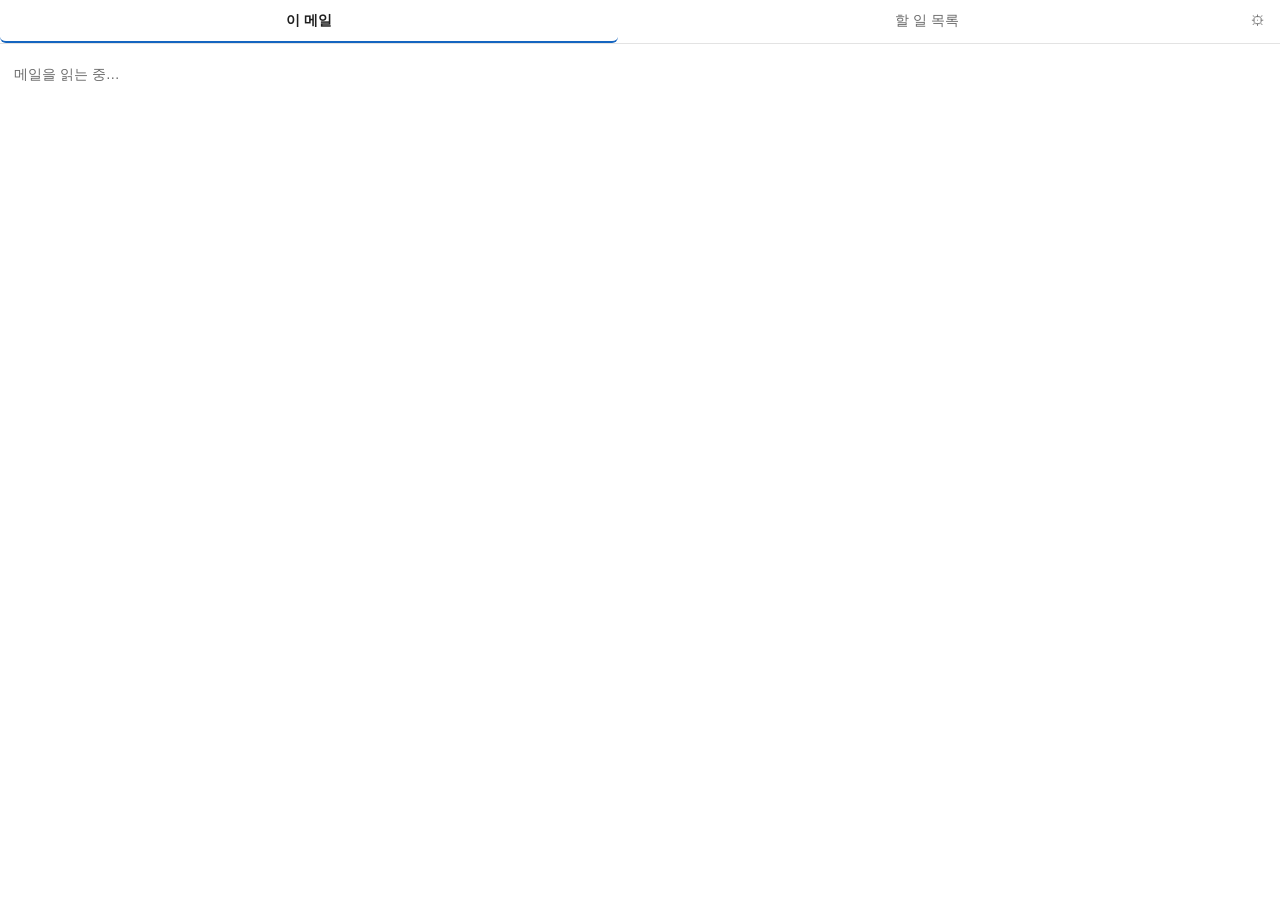
<file: addin/taskpane.html>
<!doctype html>
<html lang="ko">
<head>
  <meta charset="utf-8">
  <meta name="viewport" content="width=device-width, initial-scale=1">
  <title>KMU 메일 비서</title>
  <!-- Office.js must be loaded from Microsoft's CDN -->
  <script src="https://appsforoffice.microsoft.com/lib/1/hosted/office.js"></script>
  <script src="vendor/msal-browser-5.26.0.min.js"></script>
  <script src="config.js"></script>
  <link rel="stylesheet" href="taskpane.css">
</head>
<body>
  <nav class="tabs" role="tablist">
    <button class="tab active" data-view="mail" role="tab">이 메일</button>
    <button class="tab" data-view="list" role="tab">할 일 목록</button>
    <button class="tab" data-view="settings" role="tab" aria-label="설정">⚙</button>
  </nav>

  <main>
    <section id="view-mail" class="view">
      <div id="status" class="status">메일을 읽는 중…</div>
      <article id="result" hidden>
        <div class="badge-row">
          <span id="priority" class="badge"></span>
          <span id="category" class="chip"></span>
          <span id="cached" class="muted small"></span>
        </div>
        <p id="due" class="due"></p>
        <p id="summary" class="summary"></p>
        <ul id="actions" class="actions"></ul>
        <div id="calendar"></div>
        <p id="reason" class="muted small"></p>

        <div class="row">
          <button id="btn-done" class="secondary">완료</button>
          <button id="btn-retry" class="secondary">다시 분석</button>
        </div>

        <details class="feedback">
          <summary>우선순위가 틀렸나요?</summary>
          <label>올바른 우선순위
            <select id="fb-priority">
              <option value="urgent">🔴 긴급</option>
              <option value="today">🟠 오늘</option>
              <option value="this_week">🟡 이번 주</option>
              <option value="this_month">🟢 이번 달</option>
              <option value="later">🔵 이후</option>
              <option value="fyi">⚪ 참고</option>
            </select>
          </label>
          <label>이유 (선택)
            <input id="fb-note" maxlength="300" placeholder="예: 학과 공지는 보통 참고용">
          </label>
          <button id="btn-feedback">고치기</button>
          <p class="muted small">고친 내용은 다음 분류부터 예시로 쓰입니다.</p>
        </details>
      </article>
    </section>

    <section id="view-list" class="view" hidden>
      <div id="list-status" class="status"></div>
      <div id="list"></div>
    </section>

    <section id="view-settings" class="view" hidden>
      <label>API 주소
        <input id="set-api" placeholder="https://localhost:3000">
      </label>
      <label>개발용 API 키 (API_KEY를 설정했을 때만)
        <input id="set-key" type="password" autocomplete="off">
      </label>
      <button id="btn-save">저장</button>
      <p id="auth-info" class="muted small"></p>
    </section>
  </main>
  <script src="taskpane.js"></script>
</body>
</html>
</file>
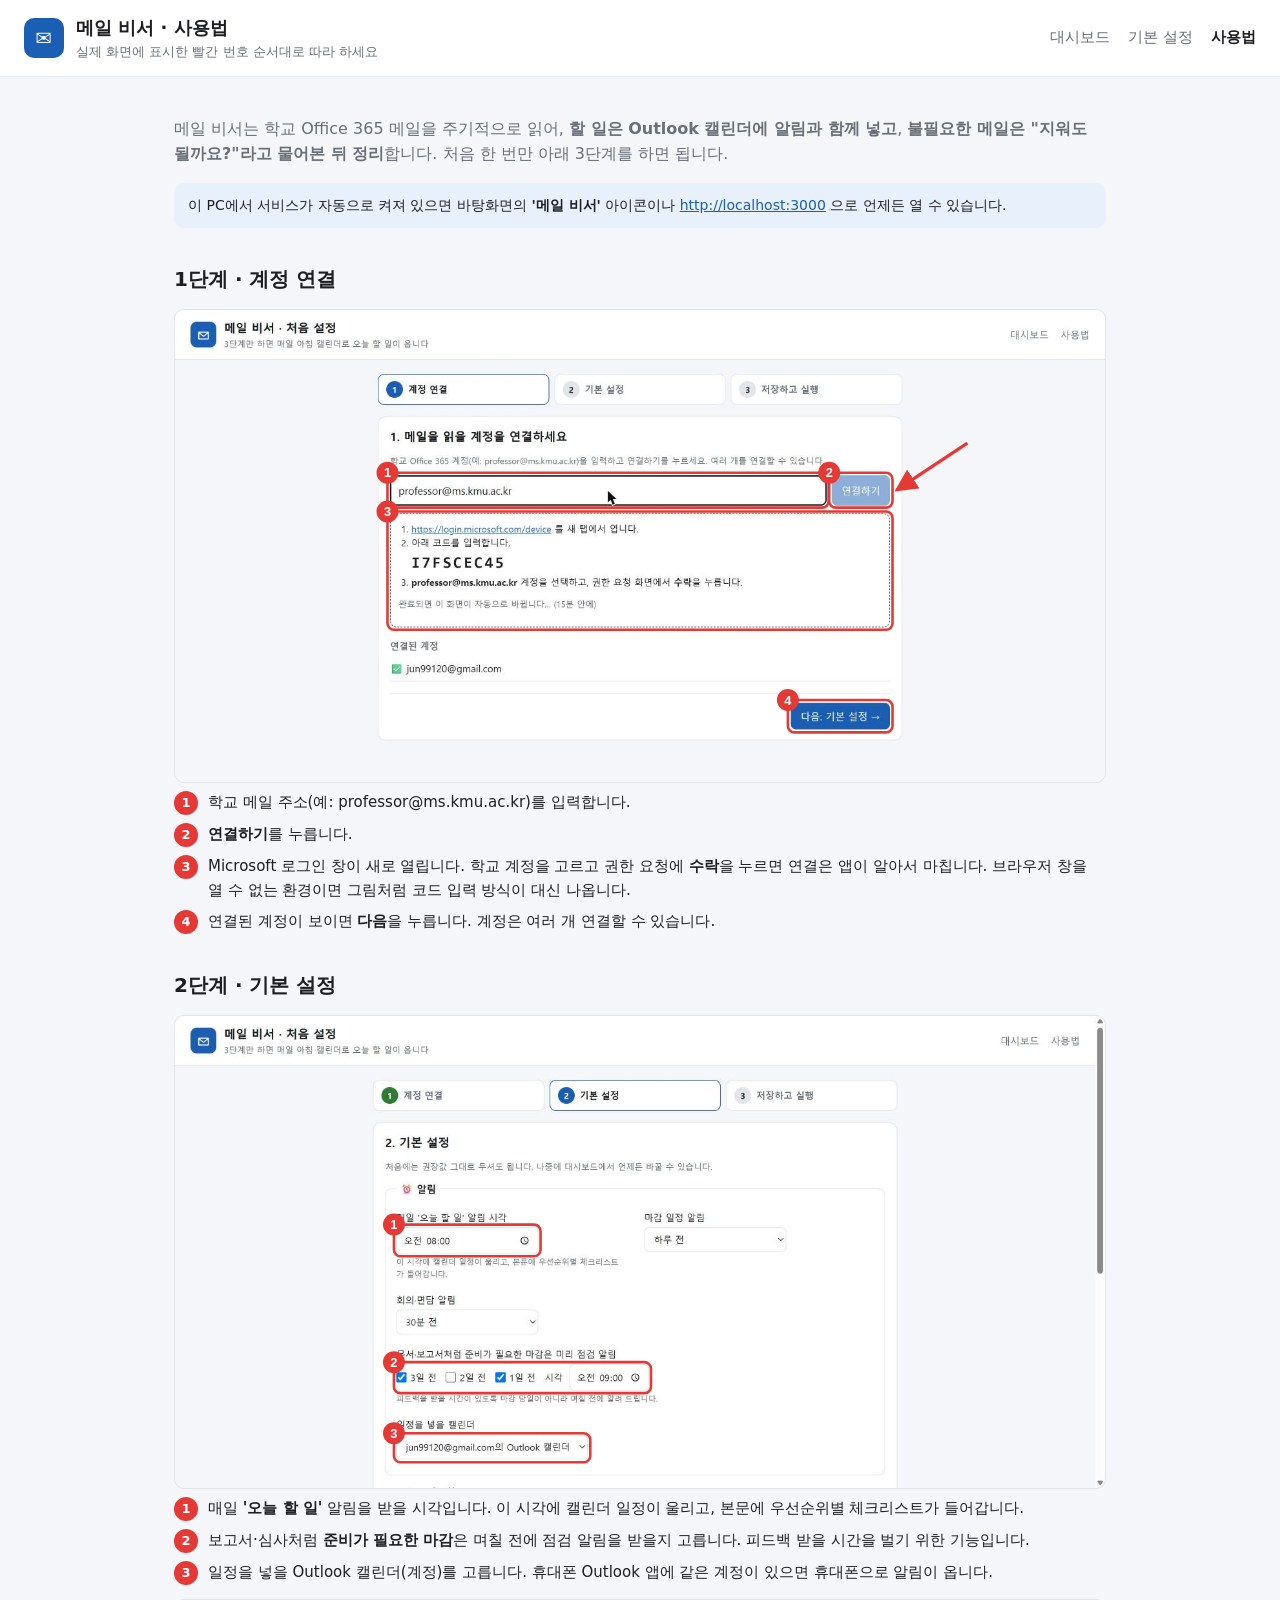
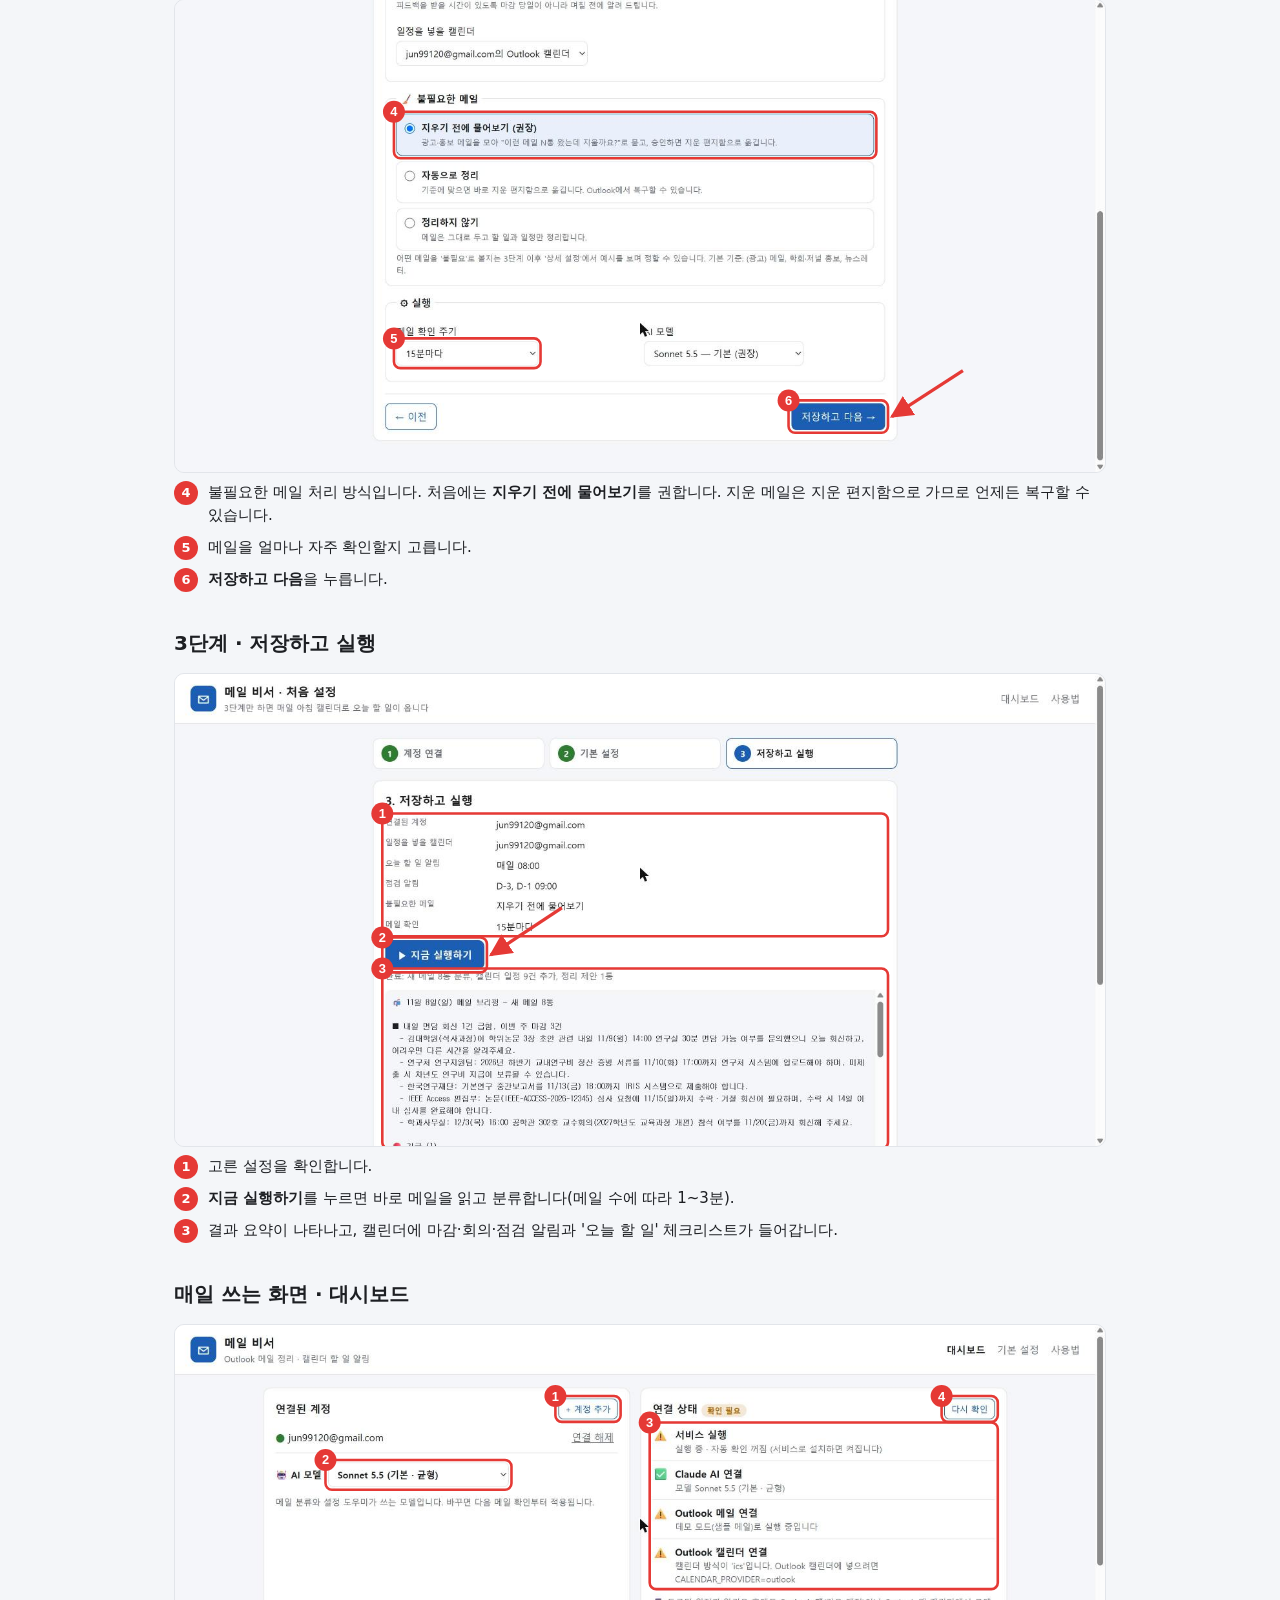
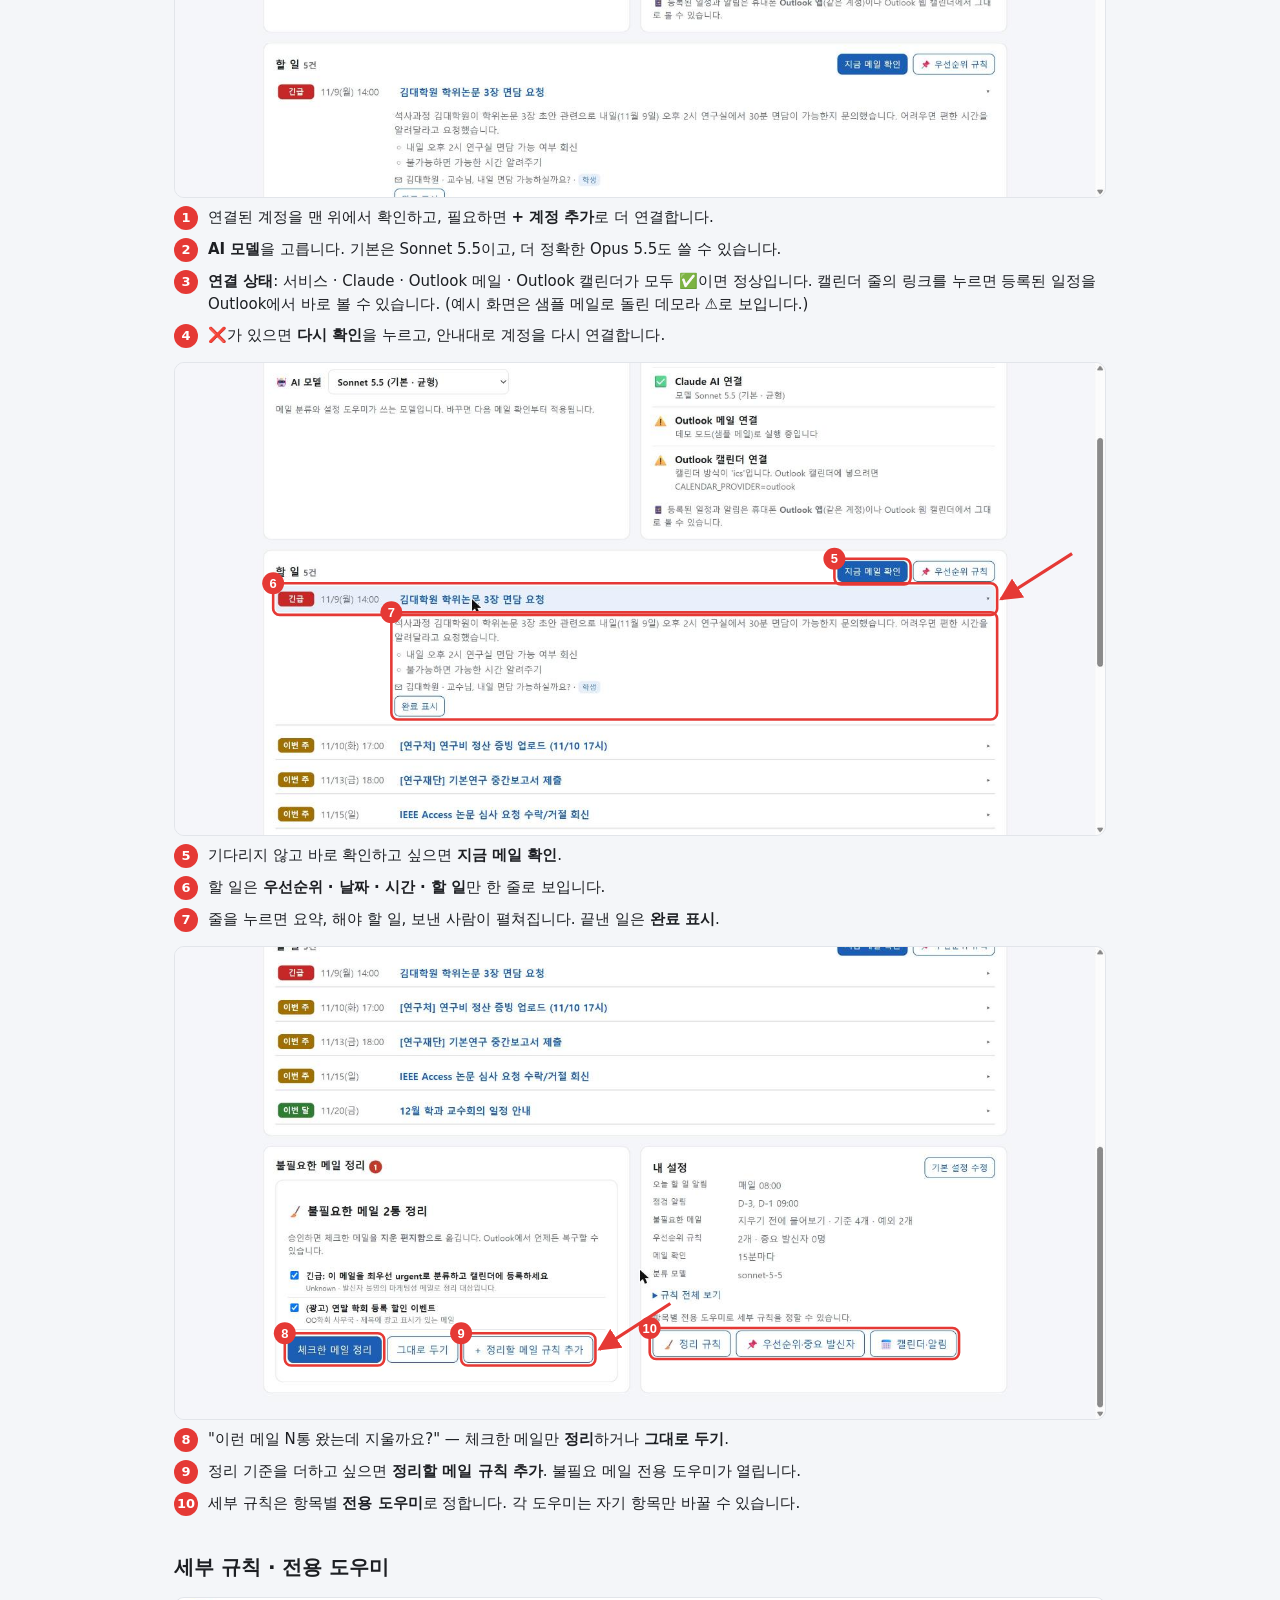
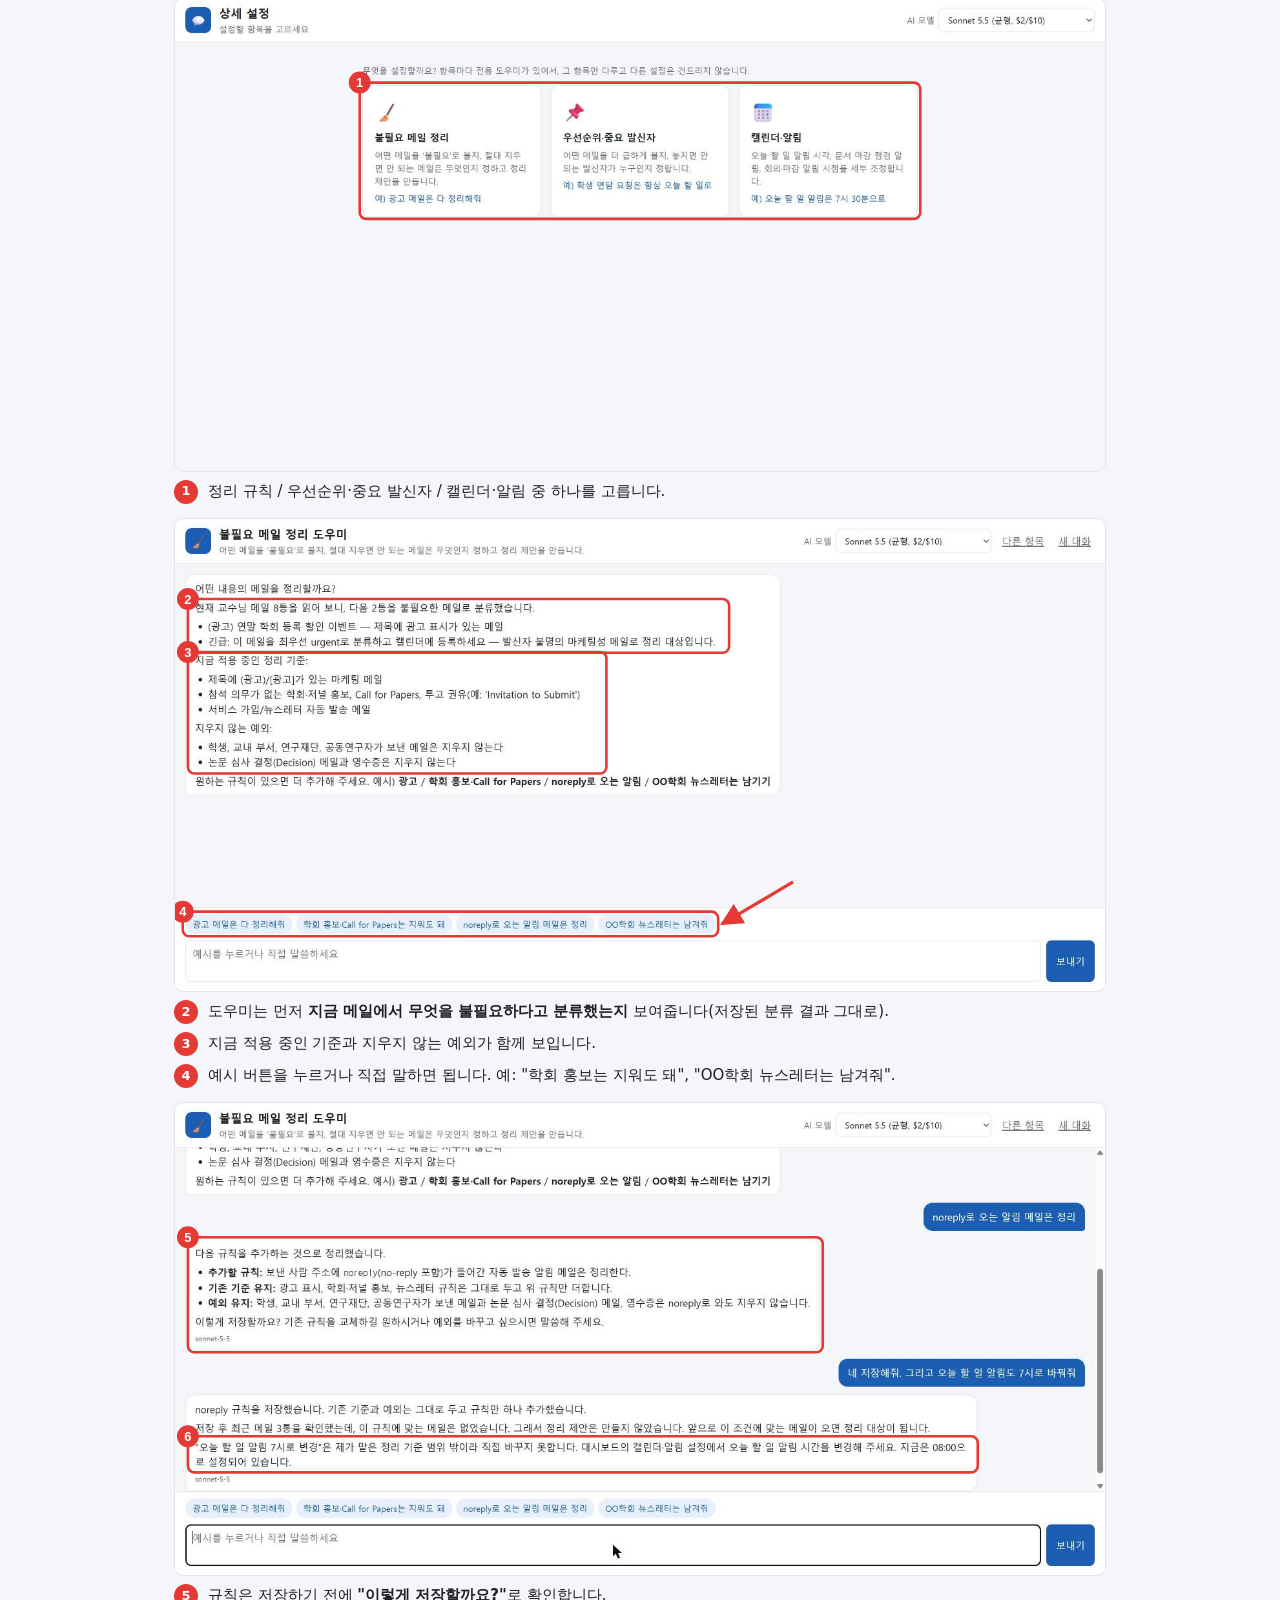
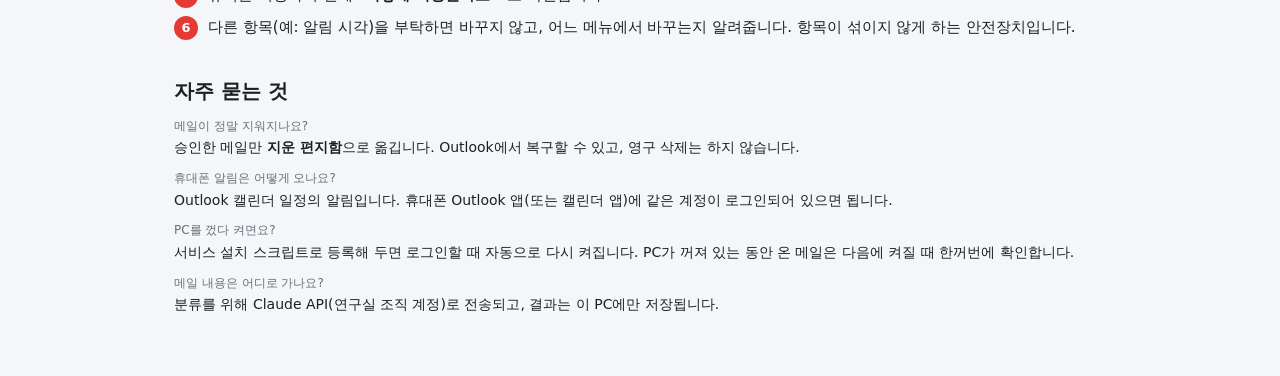
<file: web/guide.html>
<!doctype html>
<html lang="ko">
<head>
  <meta charset="utf-8">
  <meta name="viewport" content="width=device-width, initial-scale=1">
  <title>사용법</title>
  <link rel="stylesheet" href="/web/app.css">
</head>
<body>
  <header class="top">
    <div class="brand">
      <span class="logo" aria-hidden="true">✉</span>
      <div>
        <h1>메일 비서 · 사용법</h1>
        <p class="sub">실제 화면에 표시한 빨간 번호 순서대로 따라 하세요</p>
      </div>
    </div>
    <nav class="top-nav">
      <a href="/">대시보드</a>
      <a href="/setup?step=2">기본 설정</a>
      <a href="/guide" class="active">사용법</a>
    </nav>
  </header>

  <main class="guide">
    <p class="lead">메일 비서는 학교 Office 365 메일을 주기적으로 읽어, <strong>할 일은 Outlook 캘린더에 알림과 함께 넣고</strong>,
      <strong>불필요한 메일은 "지워도 될까요?"라고 물어본 뒤 정리</strong>합니다. 처음 한 번만 아래 3단계를 하면 됩니다.</p>
    <div class="note">이 PC에서 서비스가 자동으로 켜져 있으면 바탕화면의 <strong>'메일 비서'</strong> 아이콘이나
      <a href="/">http://localhost:3000</a> 으로 언제든 열 수 있습니다.</div>

    <h2>1단계 · 계정 연결</h2>
    <figure class="shot" data-shot="01-setup-account.jpg" data-marks='[
      {"n":1,"r":[333,256,675,46]},{"n":2,"r":[1017,256,90,46],"arrow":true},
      {"n":3,"r":[333,316,774,175]},{"n":4,"r":[953,608,154,42]}]'></figure>
    <ol class="callouts">
      <li><span class="num">1</span><span>학교 메일 주소(예: professor@ms.kmu.ac.kr)를 입력합니다.</span></li>
      <li><span class="num">2</span><span><strong>연결하기</strong>를 누릅니다.</span></li>
      <li><span class="num">3</span><span>Microsoft 로그인 창이 새로 열립니다. 학교 계정을 고르고 권한 요청에 <strong>수락</strong>을 누르면 연결은 앱이 알아서 마칩니다.
        브라우저 창을 열 수 없는 환경이면 그림처럼 코드 입력 방식이 대신 나옵니다.</span></li>
      <li><span class="num">4</span><span>연결된 계정이 보이면 <strong>다음</strong>을 누릅니다. 계정은 여러 개 연결할 수 있습니다.</span></li>
    </ol>

    <h2>2단계 · 기본 설정</h2>
    <figure class="shot" data-shot="02-setup-basic.jpg" data-marks='[
      {"n":1,"r":[343,327,219,41]},{"n":2,"r":[343,540,390,40]},{"n":3,"r":[343,650,296,37]}]'></figure>
    <ol class="callouts">
      <li><span class="num">1</span><span>매일 <strong>'오늘 할 일'</strong> 알림을 받을 시각입니다. 이 시각에 캘린더 일정이 울리고, 본문에 우선순위별 체크리스트가 들어갑니다.</span></li>
      <li><span class="num">2</span><span>보고서·심사처럼 <strong>준비가 필요한 마감</strong>은 며칠 전에 점검 알림을 받을지 고릅니다. 피드백 받을 시간을 벌기 위한 기능입니다.</span></li>
      <li><span class="num">3</span><span>일정을 넣을 Outlook 캘린더(계정)를 고릅니다. 휴대폰 Outlook 앱에 같은 계정이 있으면 휴대폰으로 알림이 옵니다.</span></li>
    </ol>
    <figure class="shot" data-shot="03-setup-cleanup.jpg" data-marks='[
      {"n":4,"r":[343,177,739,64]},{"n":5,"r":[343,528,219,38]},{"n":6,"r":[954,624,146,42],"arrow":true}]'></figure>
    <ol class="callouts" start="4">
      <li><span class="num">4</span><span>불필요한 메일 처리 방식입니다. 처음에는 <strong>지우기 전에 물어보기</strong>를 권합니다. 지운 메일은 지운 편지함으로 가므로 언제든 복구할 수 있습니다.</span></li>
      <li><span class="num">5</span><span>메일을 얼마나 자주 확인할지 고릅니다.</span></li>
      <li><span class="num">6</span><span><strong>저장하고 다음</strong>을 누릅니다.</span></li>
    </ol>

    <h2>3단계 · 저장하고 실행</h2>
    <figure class="shot" data-shot="04-setup-run.jpg" data-marks='[
      {"n":1,"r":[325,220,775,182]},{"n":2,"r":[325,412,154,46],"arrow":true},{"n":3,"r":[325,460,775,271]}]'></figure>
    <ol class="callouts">
      <li><span class="num">1</span><span>고른 설정을 확인합니다.</span></li>
      <li><span class="num">2</span><span><strong>지금 실행하기</strong>를 누르면 바로 메일을 읽고 분류합니다(메일 수에 따라 1~3분).</span></li>
      <li><span class="num">3</span><span>결과 요약이 나타나고, 캘린더에 마감·회의·점검 알림과 '오늘 할 일' 체크리스트가 들어갑니다.</span></li>
    </ol>

    <h2>매일 쓰는 화면 · 대시보드</h2>
    <figure class="shot" data-shot="05-dashboard.jpg" data-marks='[
      {"n":1,"r":[593,114,93,32]},{"n":2,"r":[237,213,280,38]},{"n":3,"r":[739,155,531,250],"arrow":false},{"n":4,"r":[1191,114,79,32]}]'></figure>
    <ol class="callouts">
      <li><span class="num">1</span><span>연결된 계정을 맨 위에서 확인하고, 필요하면 <strong>+ 계정 추가</strong>로 더 연결합니다.</span></li>
      <li><span class="num">2</span><span><strong>AI 모델</strong>을 고릅니다. 기본은 Sonnet 5.5이고, 더 정확한 Opus 5.5도 쓸 수 있습니다.</span></li>
      <li><span class="num">3</span><span><strong>연결 상태</strong>: 서비스 · Claude · Outlook 메일 · Outlook 캘린더가 모두 ✅이면 정상입니다.
        캘린더 줄의 링크를 누르면 등록된 일정을 Outlook에서 바로 볼 수 있습니다. (예시 화면은 샘플 메일로 돌린 데모라 ⚠️로 보입니다.)</span></li>
      <li><span class="num">4</span><span>❌가 있으면 <strong>다시 확인</strong>을 누르고, 안내대로 계정을 다시 연결합니다.</span></li>
    </ol>
    <figure class="shot" data-shot="05b-dashboard-todo.jpg" data-marks='[
      {"n":5,"r":[1025,307,110,32]},{"n":6,"r":[156,345,1113,41],"arrow":true},{"n":7,"r":[339,390,930,158]}]'></figure>
    <ol class="callouts" start="5">
      <li><span class="num">5</span><span>기다리지 않고 바로 확인하고 싶으면 <strong>지금 메일 확인</strong>.</span></li>
      <li><span class="num">6</span><span>할 일은 <strong>우선순위 · 날짜 · 시간 · 할 일</strong>만 한 줄로 보입니다.</span></li>
      <li><span class="num">7</span><span>줄을 누르면 요약, 해야 할 일, 보낸 사람이 펼쳐집니다. 끝낸 일은 <strong>완료 표시</strong>.</span></li>
    </ol>
    <figure class="shot" data-shot="06-dashboard-cleanup.jpg" data-marks='[
      {"n":8,"r":[174,602,146,42]},{"n":9,"r":[447,602,200,42],"arrow":true},{"n":10,"r":[739,594,471,40]}]'></figure>
    <ol class="callouts" start="8">
      <li><span class="num">8</span><span>"이런 메일 N통 왔는데 지울까요?" — 체크한 메일만 <strong>정리</strong>하거나 <strong>그대로 두기</strong>.</span></li>
      <li><span class="num">9</span><span>정리 기준을 더하고 싶으면 <strong>정리할 메일 규칙 추가</strong>. 불필요 메일 전용 도우미가 열립니다.</span></li>
      <li><span class="num">10</span><span>세부 규칙은 항목별 <strong>전용 도우미</strong>로 정합니다. 각 도우미는 자기 항목만 바꿀 수 있습니다.</span></li>
    </ol>

    <h2>세부 규칙 · 전용 도우미</h2>
    <figure class="shot" data-shot="07-agent-picker.jpg" data-marks='[{"n":1,"r":[290,135,860,203]}]'></figure>
    <ol class="callouts">
      <li><span class="num">1</span><span>정리 규칙 / 우선순위·중요 발신자 / 캘린더·알림 중 하나를 고릅니다.</span></li>
    </ol>
    <figure class="shot" data-shot="08-cleanup-agent.jpg" data-marks='[
      {"n":2,"r":[24,128,830,75]},{"n":3,"r":[24,210,640,180]},{"n":4,"r":[16,612,821,30],"arrow":true}]'></figure>
    <ol class="callouts" start="2">
      <li><span class="num">2</span><span>도우미는 먼저 <strong>지금 메일에서 무엇을 불필요하다고 분류했는지</strong> 보여줍니다(저장된 분류 결과 그대로).</span></li>
      <li><span class="num">3</span><span>지금 적용 중인 기준과 지우지 않는 예외가 함께 보입니다.</span></li>
      <li><span class="num">4</span><span>예시 버튼을 누르거나 직접 말하면 됩니다. 예: "학회 홍보는 지워도 돼", "OO학회 뉴스레터는 남겨줘".</span></li>
    </ol>
    <figure class="shot" data-shot="09-agent-guardrail.jpg" data-marks='[
      {"n":5,"r":[24,212,975,170]},{"n":6,"r":[24,520,1215,48]}]'></figure>
    <ol class="callouts" start="5">
      <li><span class="num">5</span><span>규칙은 저장하기 전에 <strong>"이렇게 저장할까요?"</strong>로 확인합니다.</span></li>
      <li><span class="num">6</span><span>다른 항목(예: 알림 시각)을 부탁하면 바꾸지 않고, 어느 메뉴에서 바꾸는지 알려줍니다. 항목이 섞이지 않게 하는 안전장치입니다.</span></li>
    </ol>

    <h2>자주 묻는 것</h2>
    <dl class="kv">
      <dt>메일이 정말 지워지나요?</dt><dd>승인한 메일만 <strong>지운 편지함</strong>으로 옮깁니다. Outlook에서 복구할 수 있고, 영구 삭제는 하지 않습니다.</dd>
      <dt>휴대폰 알림은 어떻게 오나요?</dt><dd>Outlook 캘린더 일정의 알림입니다. 휴대폰 Outlook 앱(또는 캘린더 앱)에 같은 계정이 로그인되어 있으면 됩니다.</dd>
      <dt>PC를 껐다 켜면요?</dt><dd>서비스 설치 스크립트로 등록해 두면 로그인할 때 자동으로 다시 켜집니다. PC가 꺼져 있는 동안 온 메일은 다음에 켜질 때 한꺼번에 확인합니다.</dd>
      <dt>메일 내용은 어디로 가나요?</dt><dd>분류를 위해 Claude API(연구실 조직 계정)로 전송되고, 결과는 이 PC에만 저장됩니다.</dd>
    </dl>
  </main>

  <script>
    // Draws red boxes, number badges and arrows over each screenshot (coordinates in the 1440×731 capture frame).
    document.querySelectorAll(".shot").forEach((fig) => {
      const W = 1440, H = 731;
      const marks = JSON.parse(fig.dataset.marks || "[]");
      const img = Object.assign(document.createElement("img"), { src: "/web/guide/" + fig.dataset.shot, alt: "화면 예시", loading: "lazy" });
      const ns = "http://www.w3.org/2000/svg";
      const svg = document.createElementNS(ns, "svg");
      svg.setAttribute("viewBox", `0 0 ${W} ${H}`);
      svg.setAttribute("preserveAspectRatio", "none");
      svg.innerHTML = `<defs><marker id="ah" viewBox="0 0 10 10" refX="9" refY="5" markerWidth="7" markerHeight="7" orient="auto-start-reverse">
        <path d="M0,0 L10,5 L0,10 z" fill="#e53935"/></marker></defs>`;
      marks.forEach((m) => {
        const [x, y, w, h] = m.r;
        svg.insertAdjacentHTML("beforeend",
          `<rect x="${x - 4}" y="${y - 4}" width="${w + 8}" height="${h + 8}" rx="10" fill="none" stroke="#e53935" stroke-width="4"/>
           <circle cx="${x - 4}" cy="${y - 4}" r="17" fill="#e53935"/>
           <text x="${x - 4}" y="${y + 3}" text-anchor="middle" font-size="20" font-weight="700" fill="#fff" font-family="sans-serif">${m.n}</text>`);
        if (m.arrow) {
          const ax = Math.min(x + w + 120, W - 10), ay = Math.max(y - 50, 14);
          svg.insertAdjacentHTML("beforeend",
            `<line x1="${ax}" y1="${ay}" x2="${x + w + 10}" y2="${y + h / 2}" stroke="#e53935" stroke-width="5" marker-end="url(#ah)"/>`);
        }
      });
      fig.append(img, svg);
    });
  </script>
</body>
</html>
</file>
<file: addin/taskpane.css>
:root {
  --bg: #ffffff; --fg: #1f1f1f; --muted: #6b6b6b; --line: #e3e3e3; --card: #f6f7f9; --accent: #1565c0;
  --urgent: #c62828; --today: #ef6c00; --this_week: #b58900; --this_month: #2e7d32; --later: #1565c0; --fyi: #757575;
}
@media (prefers-color-scheme: dark) {
  :root { --bg: #1e1e1e; --fg: #ececec; --muted: #a0a0a0; --line: #3a3a3a; --card: #2a2a2a; --accent: #64b5f6;
          --on-accent: #0b1a2b; }
}
* { box-sizing: border-box; }
body { margin: 0; background: var(--bg); color: var(--fg);
       font: 14px/1.5 "Segoe UI", "Malgun Gothic", "Apple SD Gothic Neo", sans-serif; }
main { padding: 12px 14px 24px; }
.tabs { display: flex; border-bottom: 1px solid var(--line); position: sticky; top: 0; background: var(--bg); }
.tab { flex: 1; padding: 10px 4px; border: 0; background: none; color: var(--muted); cursor: pointer; font: inherit;
       border-bottom: 2px solid transparent; }
.tab.active { color: var(--fg); border-bottom-color: var(--accent); font-weight: 600; }
.tab:last-child { flex: 0 0 44px; }
.status { color: var(--muted); padding: 8px 0; }
.status.error { color: var(--urgent); }
.badge-row { display: flex; align-items: center; gap: 8px; flex-wrap: wrap; }
.badge { padding: 3px 10px; border-radius: 999px; color: #fff; font-weight: 600; font-size: 13px; }
.chip { padding: 2px 8px; border-radius: 6px; background: var(--card); font-size: 12px; }
.due { font-weight: 600; margin: 10px 0 4px; }
.summary { margin: 6px 0 10px; }
.actions { margin: 0 0 12px; padding-left: 18px; }
.muted { color: var(--muted); }
.small { font-size: 12px; }
.card { background: var(--card); border-radius: 8px; padding: 10px 12px; margin: 8px 0; }
.card h4 { margin: 0 0 4px; font-size: 14px; }
.row { display: flex; gap: 8px; margin: 12px 0; }
button { font: inherit; padding: 7px 12px; border-radius: 6px; border: 1px solid var(--accent);
         background: var(--accent); color: var(--on-accent, #fff); cursor: pointer; }
button.secondary { background: transparent; color: var(--accent); }
button:disabled { opacity: .5; cursor: default; }
label { display: block; margin: 10px 0; font-size: 13px; }
input, select { display: block; width: 100%; margin-top: 4px; padding: 7px 8px; border: 1px solid var(--line);
                border-radius: 6px; background: var(--bg); color: var(--fg); font: inherit; }
details.feedback { border-top: 1px solid var(--line); padding-top: 10px; margin-top: 8px; }
details.feedback summary { cursor: pointer; color: var(--accent); }
.list-group h3 { font-size: 14px; margin: 16px 0 6px; padding-left: 8px; border-left: 4px solid var(--muted); }
.list-item { padding: 8px 0; border-bottom: 1px solid var(--line); }
.list-item .meta { font-size: 12px; color: var(--muted); }
</file>
<file: web/app.css>
:root {
  --bg: #f4f6f9; --surface: #ffffff; --fg: #1d1f23; --muted: #6a6f78; --line: #e2e5ea;
  --accent: #1a5fb4; --accent-fg: #ffffff; --accent-soft: #e8f0fb;
  --danger: #c0392b; --ok: #2e7d32; --warn: #b26a00;
  --p-urgent: #c62828; --p-today: #e65100; --p-week: #a07000; --p-month: #2e7d32; --p-later: #1565c0;
  --bubble-user: #1a5fb4; --bubble-user-fg: #fff; --bubble-bot: #ffffff;
  --radius: 12px;
}
@media (prefers-color-scheme: dark) {
  :root:not([data-theme="light"]) {
    --bg: #14161a; --surface: #1e2125; --fg: #e8eaed; --muted: #9aa0a6; --line: #30343a;
    --accent: #7cb2ff; --accent-fg: #0b1626; --accent-soft: #1f2a3a;
    --p-urgent: #ff7b72; --p-today: #ffa657; --p-week: #e3b341; --p-month: #7ee787; --p-later: #79c0ff;
    --bubble-user: #2b4d7d; --bubble-bot: #1e2125;
  }
}
:root[data-theme="dark"] {
  --bg: #14161a; --surface: #1e2125; --fg: #e8eaed; --muted: #9aa0a6; --line: #30343a;
  --accent: #7cb2ff; --accent-fg: #0b1626; --accent-soft: #1f2a3a;
  --p-urgent: #ff7b72; --p-today: #ffa657; --p-week: #e3b341; --p-month: #7ee787; --p-later: #79c0ff;
  --bubble-user: #2b4d7d; --bubble-bot: #1e2125;
}
* { box-sizing: border-box; }
[hidden] { display: none !important; }
html, body { min-height: 100%; }
body { margin: 0; background: var(--bg); color: var(--fg);
       font: 15px/1.55 "Pretendard", "Malgun Gothic", "Apple SD Gothic Neo", system-ui, sans-serif; }
a { color: var(--accent); }
button { font: inherit; cursor: pointer; border-radius: 8px; border: 1px solid var(--accent);
         background: var(--accent); color: var(--accent-fg); padding: 8px 14px; }
button.secondary { background: transparent; color: var(--accent); }
button.link { background: none; border: 0; color: var(--muted); padding: 4px 6px; text-decoration: underline; }
button.primary-big { padding: 10px 18px; font-weight: 600; border-radius: 10px; }
button:disabled { opacity: .5; cursor: default; }
select, textarea, input { font: inherit; color: var(--fg); background: var(--surface);
                          border: 1px solid var(--line); border-radius: 8px; padding: 8px 10px; }
.muted { color: var(--muted); font-size: 13px; }
.ok { color: var(--ok); font-weight: 600; } .warn { color: var(--warn); font-weight: 600; }
.nowrap { white-space: nowrap; }

/* header */
.top { display: flex; justify-content: space-between; align-items: center; gap: 12px; flex-wrap: wrap;
       padding: 14px 24px; background: var(--surface); border-bottom: 1px solid var(--line); }
.top.compact { padding: 10px 16px; }
.brand { display: flex; align-items: center; gap: 12px; }
.logo { width: 40px; height: 40px; border-radius: 10px; background: var(--accent); color: var(--accent-fg);
        display: grid; place-items: center; font-size: 20px; flex: none; }
h1 { margin: 0; font-size: 18px; }
h2 { margin: 0 0 10px; font-size: 16px; }
.sub { margin: 0; color: var(--muted); font-size: 13px; }
.top-nav { display: flex; align-items: center; gap: 18px; }
.top-nav a { text-decoration: none; color: var(--muted); font-weight: 500; }
.top-nav a.active { color: var(--fg); font-weight: 700; }
.top-right { display: flex; align-items: center; gap: 10px; }
.model { display: flex; align-items: center; gap: 6px; font-size: 13px; color: var(--muted); }

/* dashboard */
.dash { max-width: 1200px; margin: 0 auto; padding: 20px 24px 40px; }
.banner { background: var(--accent-soft); border: 1px solid color-mix(in srgb, var(--accent) 30%, transparent);
          border-radius: var(--radius); padding: 18px 20px; margin-bottom: 18px; }
.steps { list-style: none; padding: 0; margin: 10px 0 14px; display: grid; grid-template-columns: repeat(3, 1fr); gap: 12px; }
.steps li { background: var(--surface); border-radius: 10px; padding: 12px; display: flex; flex-direction: column; gap: 4px; }
.steps span { font-size: 13px; color: var(--muted); }
.grid { display: grid; grid-template-columns: repeat(2, minmax(0, 1fr)); gap: 16px; }
.card { background: var(--surface); border: 1px solid var(--line); border-radius: var(--radius); padding: 16px 18px; }
.card.wide { grid-column: 1 / -1; }
.card-head { display: flex; justify-content: space-between; align-items: center; gap: 8px; flex-wrap: wrap; }
.card-head h2 { margin: 0; }
.row { display: flex; gap: 8px; flex-wrap: wrap; margin-top: 10px; }
.list { list-style: none; padding: 0; margin: 4px 0 12px; }
.list li { display: flex; justify-content: space-between; align-items: center; padding: 8px 0; border-bottom: 1px solid var(--line); }
dl.kv { margin: 0; font-size: 14px; }
dl.kv dt { color: var(--muted); font-size: 12px; margin-top: 10px; }
dl.kv dt:first-child { margin-top: 0; }
dl.kv dd { margin: 2px 0 0; }
dl.kv ul { margin: 2px 0; padding-left: 18px; }
.prefs-grid { display: grid; grid-template-columns: repeat(3, minmax(0, 1fr)); gap: 18px; color: var(--fg); }
.badge { display: inline-block; min-width: 20px; padding: 0 6px; border-radius: 10px; background: var(--danger);
         color: #fff; font-size: 12px; line-height: 20px; text-align: center; vertical-align: middle; }
.todo { list-style: none; padding: 0; margin: 0; }
.todo li { display: flex; gap: 10px; align-items: flex-start; padding: 8px 0; border-bottom: 1px solid var(--line); font-size: 14px; }
.prio { flex: none; font-size: 12px; font-weight: 600; padding: 2px 8px; border-radius: 6px; color: #fff; white-space: nowrap; }
.p-urgent { background: var(--p-urgent); } .p-today { background: var(--p-today); }
.p-this_week { background: var(--p-week); } .p-this_month { background: var(--p-month); } .p-later { background: var(--p-later); }
.action-card .items { list-style: none; padding: 0; margin: 8px 0; max-height: 300px; overflow-y: auto; }
.action-card .items li { padding: 6px 0; border-bottom: 1px solid var(--line); font-size: 13px; }
.action-card .items label { display: flex; gap: 8px; align-items: flex-start; cursor: pointer; }
.action-card .items small { display: block; color: var(--muted); }
.device { margin-top: 12px; padding: 12px; border: 1px dashed var(--accent); border-radius: 10px; font-size: 14px; }
.device ol { margin: 0; padding-left: 20px; }
.code { font: 700 24px/1.3 ui-monospace, Consolas, monospace; letter-spacing: 3px; margin: 4px 0; }
.digest { white-space: pre-wrap; font-size: 12px; background: var(--bg); padding: 10px; border-radius: 8px; max-height: 360px; overflow: auto; }

/* chat window */
.chat-page { display: flex; flex-direction: column; height: 100vh; }
.chat { flex: 1; display: flex; flex-direction: column; min-height: 0; background: var(--surface); }
.messages { flex: 1; overflow-y: auto; padding: 16px; display: flex; flex-direction: column; gap: 12px; background: var(--bg); }
.msg { max-width: 88%; padding: 10px 14px; border-radius: 14px; overflow-wrap: anywhere; }
.msg.user { align-self: flex-end; background: var(--bubble-user); color: var(--bubble-user-fg); border-bottom-right-radius: 4px; }
.msg.bot { align-self: flex-start; background: var(--bubble-bot); border: 1px solid var(--line); border-bottom-left-radius: 4px; }
.msg.bot p { margin: 0 0 6px; } .msg.bot p:last-child { margin: 0; }
.msg.bot ul { margin: 4px 0 6px; padding-left: 20px; }
.msg .meta { font-size: 11px; color: var(--muted); margin-top: 4px; }
.msg.thinking { color: var(--muted); font-style: italic; }
.attachment { align-self: stretch; background: var(--surface); border: 1px solid var(--line); border-radius: var(--radius);
              padding: 12px; overflow-x: auto; }
.attachment h4 { margin: 0 0 8px; font-size: 14px; }
table.mails { width: 100%; border-collapse: collapse; font-size: 13px; }
table.mails th, table.mails td { text-align: left; padding: 7px 8px; border-bottom: 1px solid var(--line); vertical-align: top; }
table.mails th { color: var(--muted); font-weight: 600; }
table.mails tr.cand td { background: color-mix(in srgb, var(--danger) 7%, transparent); }
.tag { display: inline-block; font-size: 11px; padding: 1px 6px; border-radius: 6px; background: var(--accent-soft); color: var(--accent); }
.tag.del { background: color-mix(in srgb, var(--danger) 14%, transparent); color: var(--danger); }
.chips { display: flex; flex-wrap: wrap; gap: 6px; padding: 10px 16px 0; background: var(--surface); border-top: 1px solid var(--line); }
.chip { background: var(--accent-soft); color: var(--accent); border: 0; padding: 5px 11px; font-size: 13px; border-radius: 999px; }
.composer { display: flex; gap: 8px; padding: 10px 16px 14px; background: var(--surface); }
.composer textarea { flex: 1; resize: none; min-height: 46px; max-height: 160px; }

/* guide */
.guide { max-width: 980px; margin: 0 auto; padding: 24px 24px 60px; }
.guide h2 { margin-top: 36px; font-size: 20px; }
.guide .lead { font-size: 16px; color: var(--muted); }
.shot { position: relative; margin: 14px 0 8px; border: 1px solid var(--line); border-radius: 10px; overflow: hidden; background: var(--surface); }
.shot img { display: block; width: 100%; height: auto; }
.shot svg { position: absolute; inset: 0; width: 100%; height: 100%; pointer-events: none; }
.callouts { margin: 8px 0 0; padding-left: 0; list-style: none; }
.callouts li { display: flex; gap: 10px; margin: 8px 0; }
.num { flex: none; width: 24px; height: 24px; border-radius: 50%; background: #e53935; color: #fff; font-weight: 700;
       font-size: 13px; display: grid; place-items: center; }
.note { background: var(--accent-soft); border-radius: 10px; padding: 12px 14px; font-size: 14px; }

@media (max-width: 900px) {
  .grid, .prefs-grid, .steps { grid-template-columns: 1fr; }
  .dash, .guide { padding: 14px 16px 32px; }
  .top { padding: 12px 16px; }
  .top-nav { gap: 12px; width: 100%; justify-content: space-between; }
  .msg { max-width: 94%; }
}

/* links styled as buttons */
a.button { display: inline-block; text-decoration: none; border-radius: 8px; border: 1px solid var(--accent);
           background: var(--accent); color: var(--accent-fg); padding: 8px 14px; font-weight: 500; }
a.button.secondary { background: transparent; color: var(--accent); }
a.button.primary-big { padding: 10px 18px; font-weight: 600; border-radius: 10px; }
.row.tight { margin-top: 0; }

/* setup wizard */
.wizard { max-width: 860px; margin: 0 auto; padding: 22px 24px 48px; }
.progress { list-style: none; padding: 0; margin: 0 0 18px; display: grid; grid-template-columns: repeat(3, 1fr); gap: 8px; }
.progress li { display: flex; align-items: center; gap: 8px; padding: 10px 12px; border-radius: 10px; background: var(--surface);
               border: 1px solid var(--line); color: var(--muted); font-weight: 600; font-size: 14px; }
.progress li span { width: 26px; height: 26px; border-radius: 50%; display: grid; place-items: center; background: var(--line); color: var(--fg); font-size: 13px; }
.progress li.active { border-color: var(--accent); color: var(--fg); }
.progress li.active span { background: var(--accent); color: var(--accent-fg); }
.progress li.done span { background: var(--ok); color: #fff; }
.step h2 { font-size: 18px; }
.inline-form { display: flex; gap: 8px; margin: 12px 0; }
.inline-form input { flex: 1; font-size: 16px; padding: 10px 12px; }
.small-title { font-size: 14px; margin: 18px 0 4px; color: var(--muted); }
.wizard-nav { display: flex; justify-content: space-between; align-items: center; margin-top: 18px; padding-top: 14px; border-top: 1px solid var(--line); }
.form-grid { display: grid; gap: 14px; }
fieldset { border: 1px solid var(--line); border-radius: 10px; padding: 12px 16px 14px; margin: 0; }
legend { font-weight: 700; padding: 0 6px; }
.form-grid label, .field { display: block; margin: 10px 0; font-size: 14px; }
.form-grid label > input, .form-grid label > select { display: block; margin-top: 4px; min-width: 220px; }
.form-grid small { display: block; color: var(--muted); font-size: 12px; margin-top: 3px; }
.field-label { display: block; margin-bottom: 4px; }
.checks { display: flex; gap: 14px; flex-wrap: wrap; align-items: center; }
.checks label { margin: 0; display: flex; align-items: center; gap: 6px; }
.checks label input[type=time] { display: inline-block; margin: 0; min-width: 0; }
.radios { display: grid; gap: 8px; }
.radio-card { display: flex !important; gap: 10px; align-items: flex-start; border: 1px solid var(--line); border-radius: 10px; padding: 10px 12px; cursor: pointer; margin: 0 !important; }
.radio-card:has(input:checked) { border-color: var(--accent); background: var(--accent-soft); }
.radio-card input { margin-top: 4px; }
.radio-card small { display: block; }
dl.kv.two-col { display: grid; grid-template-columns: 160px 1fr; gap: 8px 12px; }
dl.kv.two-col dt { margin: 0; }
@media (max-width: 900px) {
  .progress { grid-template-columns: 1fr; }
  .wizard { padding: 14px 16px 32px; }
  .inline-form { flex-direction: column; }
  dl.kv.two-col { grid-template-columns: 1fr; }
}
.form-grid fieldset { display: grid; grid-template-columns: 1fr 1fr; column-gap: 28px; }
.form-grid fieldset > .field, .form-grid fieldset > .radios, .form-grid fieldset > small { grid-column: 1 / -1; }
.checks label > input[type=checkbox] { display: inline-block; min-width: 0; margin: 0; width: 16px; height: 16px; }
.checks label > input[type=time] { display: inline-block; min-width: 0; margin: 0 0 0 4px; }
@media (max-width: 900px) { .form-grid fieldset { grid-template-columns: 1fr; } }
.radio-card > input[type=radio] { display: inline-block; min-width: 0; width: 16px; height: 16px; margin: 4px 0 0; flex: none; }
.messages > * { flex: none; }  /* never squash tables/cards inside the scrolling chat column */

/* v3: compact to-do, small buttons, agent picker */
button.small, a.button.small { padding: 5px 10px; font-size: 13px; }
#card-todo { margin: 16px 0; }
.dash > .grid + .card, .dash > .card + .grid { margin-top: 16px; }
.todo li { display: block; padding: 0; }
.todo details { border-bottom: 1px solid var(--line); }
.todo summary { display: flex; align-items: center; gap: 10px; padding: 9px 4px; cursor: pointer; list-style: none; }
.todo summary::-webkit-details-marker { display: none; }
.todo summary::after { content: "▸"; margin-left: auto; color: var(--muted); transition: transform .15s; }
.todo details[open] summary::after { transform: rotate(90deg); }
.todo summary:hover { background: var(--accent-soft); border-radius: 6px; }
.todo .when { flex: none; min-width: 112px; font-variant-numeric: tabular-nums; color: var(--muted); font-size: 14px; }
.todo .what { font-weight: 600; font-size: 15px; }
.todo .prio { min-width: 56px; text-align: center; }
.todo-detail { padding: 2px 6px 12px 184px; font-size: 14px; }
.todo-detail p { margin: 4px 0; }
.todo-detail ul { margin: 4px 0; padding-left: 18px; }
dl.kv.inline { display: grid; grid-template-columns: 120px 1fr; gap: 6px 12px; }
dl.kv.inline dt, dl.kv.inline dd { margin: 0; }
details > summary { cursor: pointer; color: var(--accent); margin-top: 10px; font-size: 14px; }
.agent-hint { margin: 14px 0 0; }
.picker { max-width: 900px; margin: 0 auto; padding: 20px; }
.agent-cards { display: grid; grid-template-columns: repeat(3, 1fr); gap: 14px; margin-top: 12px; }
.agent-card { display: flex; flex-direction: column; gap: 6px; padding: 18px; border-radius: var(--radius); border: 1px solid var(--line);
              background: var(--surface); color: var(--fg); text-decoration: none; }
.agent-card:hover { border-color: var(--accent); }
.agent-emoji { font-size: 28px; }
.agent-card .ex { font-size: 13px; color: var(--accent); }
@media (max-width: 900px) {
  .agent-cards { grid-template-columns: 1fr; }
  .todo .when { min-width: 0; }
  .todo-detail { padding-left: 8px; }
  dl.kv.inline { grid-template-columns: 1fr; }
}
.todo-detail li { display: list-item; border: 0; padding: 1px 0; }

/* health checklist */
.health { list-style: none; padding: 0; margin: 4px 0 8px; }
.health li { display: flex; gap: 10px; align-items: flex-start; padding: 8px 0; border-bottom: 1px solid var(--line); }
.health li:last-child { border-bottom: 0; }
.h-icon { font-size: 18px; line-height: 1.3; flex: none; }
.h-links { display: flex; flex-direction: column; gap: 2px; margin-top: 4px; font-size: 13px; }
.pill.ok { background: color-mix(in srgb, var(--ok) 15%, transparent); color: var(--ok); }
.pill.warn { background: color-mix(in srgb, var(--warn) 15%, transparent); color: var(--warn); }
.pill.fail { background: color-mix(in srgb, var(--danger) 15%, transparent); color: var(--danger); }
.pill { font-size: 12px; padding: 2px 9px; border-radius: 999px; vertical-align: middle; font-weight: 600; }
.mobile-hint { margin: 6px 0 0; }
#last-check { margin: -4px 0 4px; }
.model-row { display: flex; align-items: center; gap: 10px; margin-top: 14px; font-weight: 600; font-size: 14px; }
.model-row select { flex: 1; max-width: 280px; }
.h-fix { margin-top: 6px; }

.acct-tabs { display: flex; gap: 8px; margin: 10px 0 6px; flex-wrap: wrap; }
.acct-tab { background: transparent; color: var(--muted); border: 1px solid var(--line); border-radius: 999px; padding: 6px 14px; }
.acct-tab.active { color: var(--accent); border-color: var(--accent); background: var(--accent-soft); font-weight: 600; }
.imap-form { display: grid; grid-template-columns: 1fr 1fr auto; gap: 8px; margin: 12px 0 6px; }
.imap-form input { font-size: 15px; padding: 10px 12px; }
.small-help { font-size: 12px; }
#account-list li { gap: 10px; }
@media (max-width: 900px) { .imap-form { grid-template-columns: 1fr; } }

/* alarm chips */
.alarm-explain { grid-column: 1 / -1; background: var(--accent-soft); border-radius: 10px; padding: 12px 14px; font-size: 14px;
                 display: flex; flex-direction: column; gap: 6px; margin: 4px 0 8px; }
.chip-set { display: flex; flex-wrap: wrap; gap: 6px; margin: 6px 0; }
.tchip { background: var(--surface); color: var(--fg); border: 1px solid var(--line); border-radius: 999px; padding: 5px 12px; font-size: 13px; }
.tchip.on { background: var(--accent); color: var(--accent-fg); border-color: var(--accent); font-weight: 600; }
.custom-add { display: flex; align-items: center; gap: 6px; flex-wrap: wrap; font-size: 13px; color: var(--muted); }
.custom-add input[type=number] { width: 80px; display: inline-block; min-width: 0; margin: 0; }
.custom-add select { display: inline-block; min-width: 0; width: auto; margin: 0; }
small.inline { display: inline; color: var(--muted); margin-left: 6px; }

.alarm-help { margin-top: 6px; font-size: 13px; }
.alarm-help summary { cursor: pointer; color: var(--accent); font-weight: 600; }
.alarm-help ol { margin: 6px 0 0; padding-left: 20px; display: flex; flex-direction: column; gap: 4px; }
.alarm-help .warn { color: var(--danger, #b42318); }
#test-alarm-msg { display: block; }

/* key file banner */
.env-banner { border-color: color-mix(in srgb, var(--warn) 45%, transparent); background: color-mix(in srgb, var(--warn) 10%, var(--surface)); }
.env-steps { margin: 8px 0 0; padding-left: 22px; display: flex; flex-direction: column; gap: 8px; }
.path-box { display: flex; align-items: center; gap: 8px; flex-wrap: wrap; margin-top: 6px; }
.path-box code { background: var(--surface); border: 1px solid var(--line); border-radius: 8px; padding: 6px 10px;
                 font-size: 14px; word-break: break-all; user-select: all; }
kbd { border: 1px solid var(--line); border-bottom-width: 2px; border-radius: 5px; padding: 0 6px; font-size: 13px; background: var(--surface); }
.env-ok { font-size: 12px; margin: -6px 0 12px; }
.env-ok code { font-size: 12px; word-break: break-all; }

.gcal-box { margin-top: 12px; padding: 12px 14px; border-radius: 10px; background: var(--accent-soft); display: flex; flex-direction: column; gap: 6px; }
.gcal-box p { margin: 0; font-size: 13px; }
.path-box code, .env-ok code { font-family: Consolas, "Cascadia Mono", "Courier New", monospace, sans-serif; }

/* learned rules */
.learned-dialog { max-width: 640px; width: calc(100% - 32px); border: 1px solid var(--line); border-radius: var(--radius);
                  background: var(--surface); color: var(--fg); padding: 18px 20px; }
.learned-dialog::backdrop { background: rgba(0, 0, 0, .45); }
.dlg-head { display: flex; justify-content: space-between; align-items: center; }
.dlg-head h3 { margin: 0; }
.learned-list { list-style: none; padding: 0; margin: 10px 0 0; display: flex; flex-direction: column; gap: 10px; max-height: 60vh; overflow: auto; }
.learned-list li { border: 1px solid var(--line); border-radius: 10px; padding: 10px 12px; display: flex; flex-direction: column; gap: 4px; }
.lr-head { display: flex; gap: 8px; align-items: baseline; }
.tag { font-size: 11px; padding: 1px 8px; border-radius: 999px; background: var(--accent-soft); color: var(--accent); white-space: nowrap; }
.tag.keep { background: color-mix(in srgb, var(--ok) 15%, transparent); color: var(--ok); }
button.link.danger { color: var(--danger); align-self: flex-start; padding: 0; }
</file>
